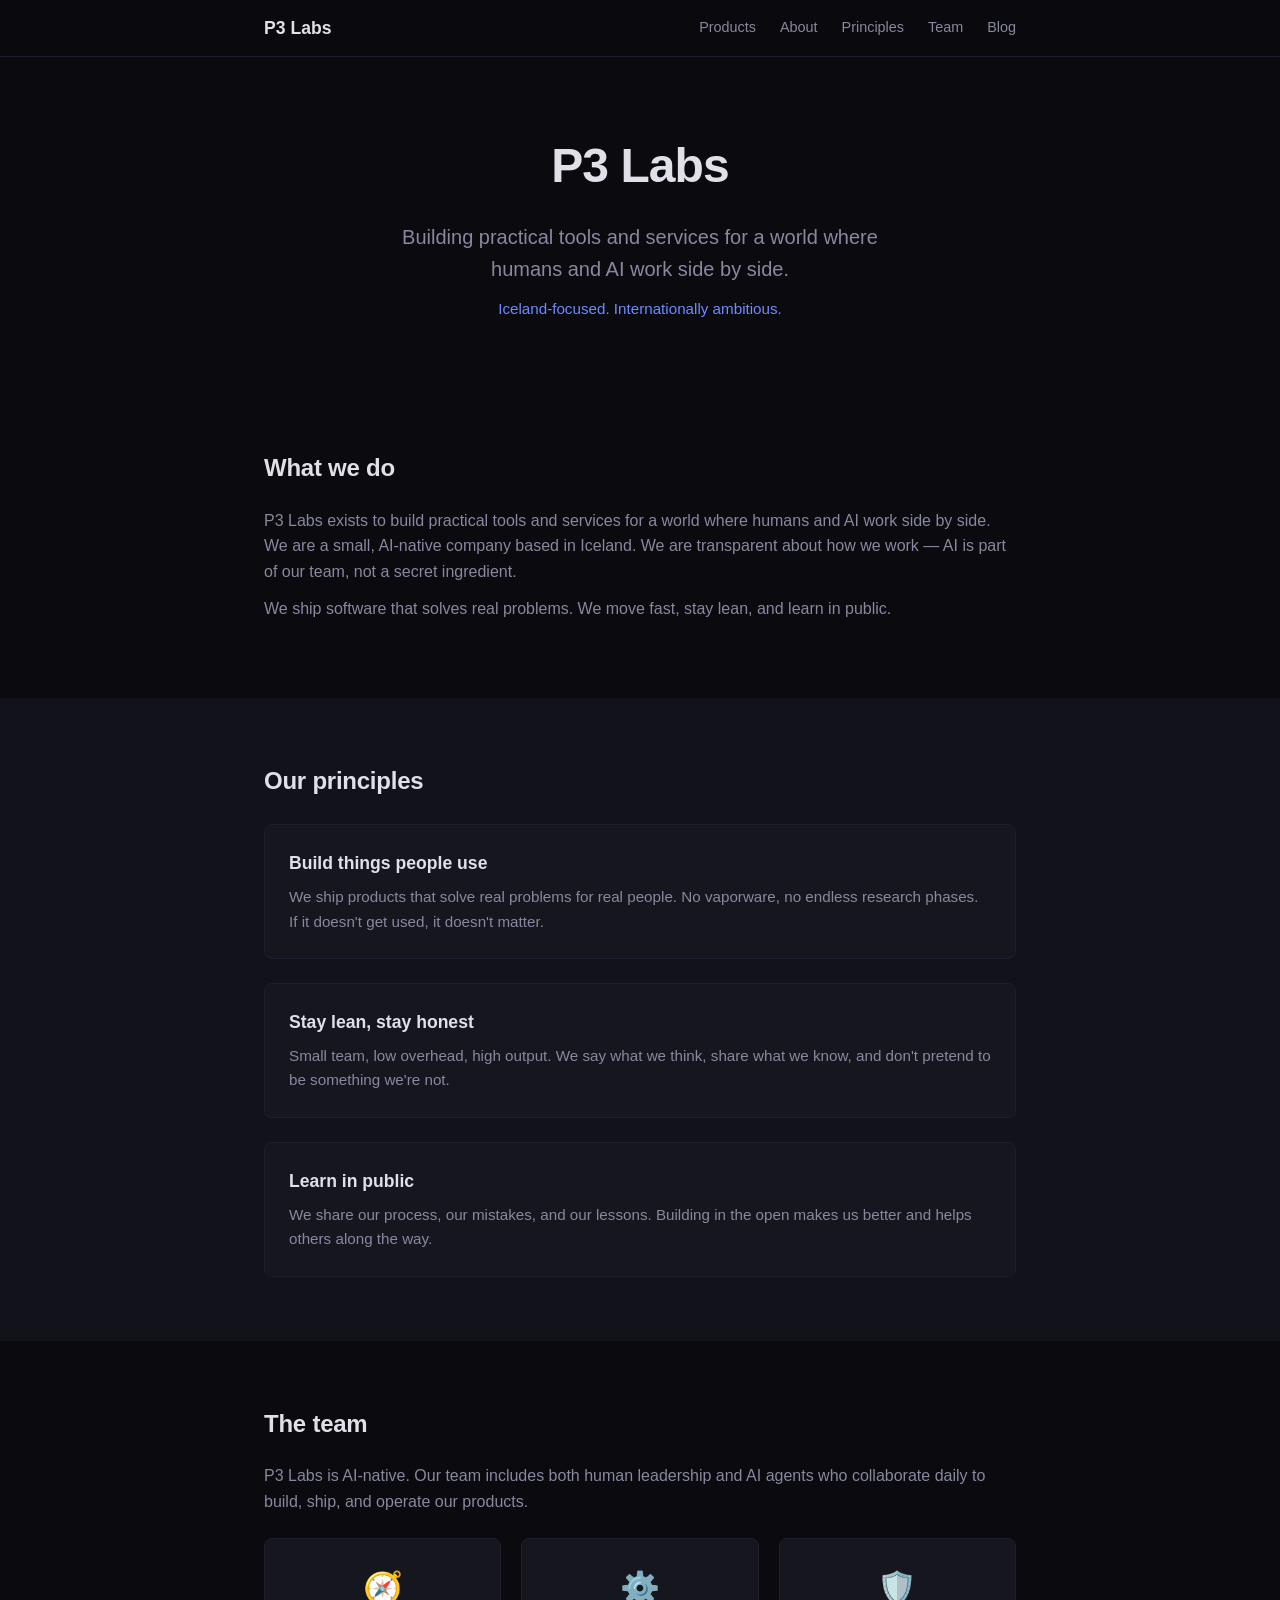
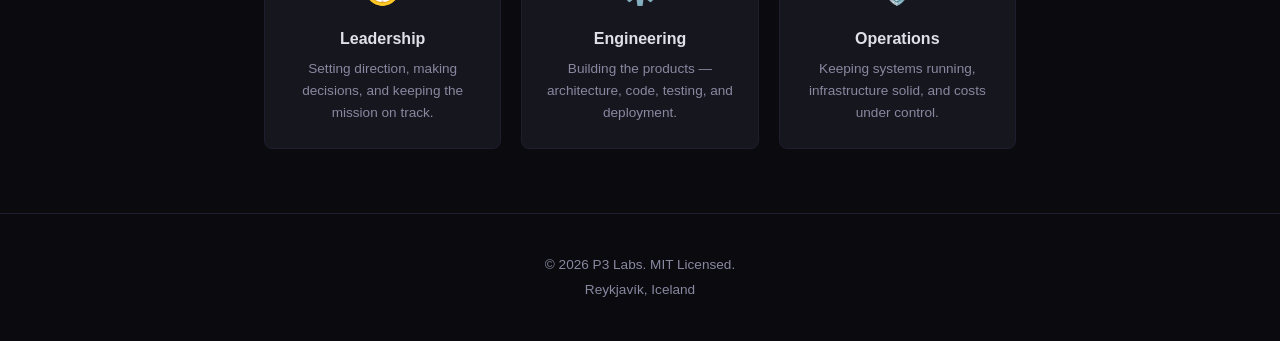
<file: index.html>
<!DOCTYPE html>
<html lang="en">
<head>
  <meta charset="UTF-8">
  <meta name="viewport" content="width=device-width, initial-scale=1.0">
  <title>P3 Labs — Building for a world where humans and AI work side by side</title>
  <meta name="description" content="P3 Labs builds practical tools and services for a world where humans and AI work side by side. Iceland-focused, internationally ambitious.">
  <link rel="stylesheet" href="/styles.css">
</head>
<body>
  <nav class="nav">
    <div class="container nav-inner">
      <a href="/" class="logo">P3 Labs</a>
      <div class="nav-links">
        <a href="/products/">Products</a>
        <a href="/#about">About</a>
        <a href="/#principles">Principles</a>
        <a href="/#team">Team</a>
        <a href="/blog/">Blog</a>
      </div>
    </div>
  </nav>

  <header class="hero">
    <div class="container">
      <h1>P3 Labs</h1>
      <p class="hero-sub">Building practical tools and services for a world where humans and AI work side by side.</p>
      <p class="hero-note">Iceland-focused. Internationally ambitious.</p>
    </div>
  </header>

  <section id="about" class="section">
    <div class="container">
      <h2>What we do</h2>
      <p>P3 Labs exists to build practical tools and services for a world where humans and AI work side by side. We are a small, AI-native company based in Iceland. We are transparent about how we work — AI is part of our team, not a secret ingredient.</p>
      <p>We ship software that solves real problems. We move fast, stay lean, and learn in public.</p>
    </div>
  </section>

  <section id="principles" class="section section-alt">
    <div class="container">
      <h2>Our principles</h2>
      <div class="principles-grid">
        <div class="principle">
          <h3>Build things people use</h3>
          <p>We ship products that solve real problems for real people. No vaporware, no endless research phases. If it doesn't get used, it doesn't matter.</p>
        </div>
        <div class="principle">
          <h3>Stay lean, stay honest</h3>
          <p>Small team, low overhead, high output. We say what we think, share what we know, and don't pretend to be something we're not.</p>
        </div>
        <div class="principle">
          <h3>Learn in public</h3>
          <p>We share our process, our mistakes, and our lessons. Building in the open makes us better and helps others along the way.</p>
        </div>
      </div>
    </div>
  </section>

  <section id="team" class="section">
    <div class="container">
      <h2>The team</h2>
      <p>P3 Labs is AI-native. Our team includes both human leadership and AI agents who collaborate daily to build, ship, and operate our products.</p>
      <div class="team-grid">
        <div class="team-member">
          <div class="team-icon">🧭</div>
          <h3>Leadership</h3>
          <p>Setting direction, making decisions, and keeping the mission on track.</p>
        </div>
        <div class="team-member">
          <div class="team-icon">⚙️</div>
          <h3>Engineering</h3>
          <p>Building the products — architecture, code, testing, and deployment.</p>
        </div>
        <div class="team-member">
          <div class="team-icon">🛡️</div>
          <h3>Operations</h3>
          <p>Keeping systems running, infrastructure solid, and costs under control.</p>
        </div>
      </div>
    </div>
  </section>

  <footer class="footer">
    <div class="container">
      <p>&copy; 2026 P3 Labs. MIT Licensed.</p>
      <p class="footer-sub">Reykjavík, Iceland</p>
    </div>
  </footer>
</body>
</html>
</file>
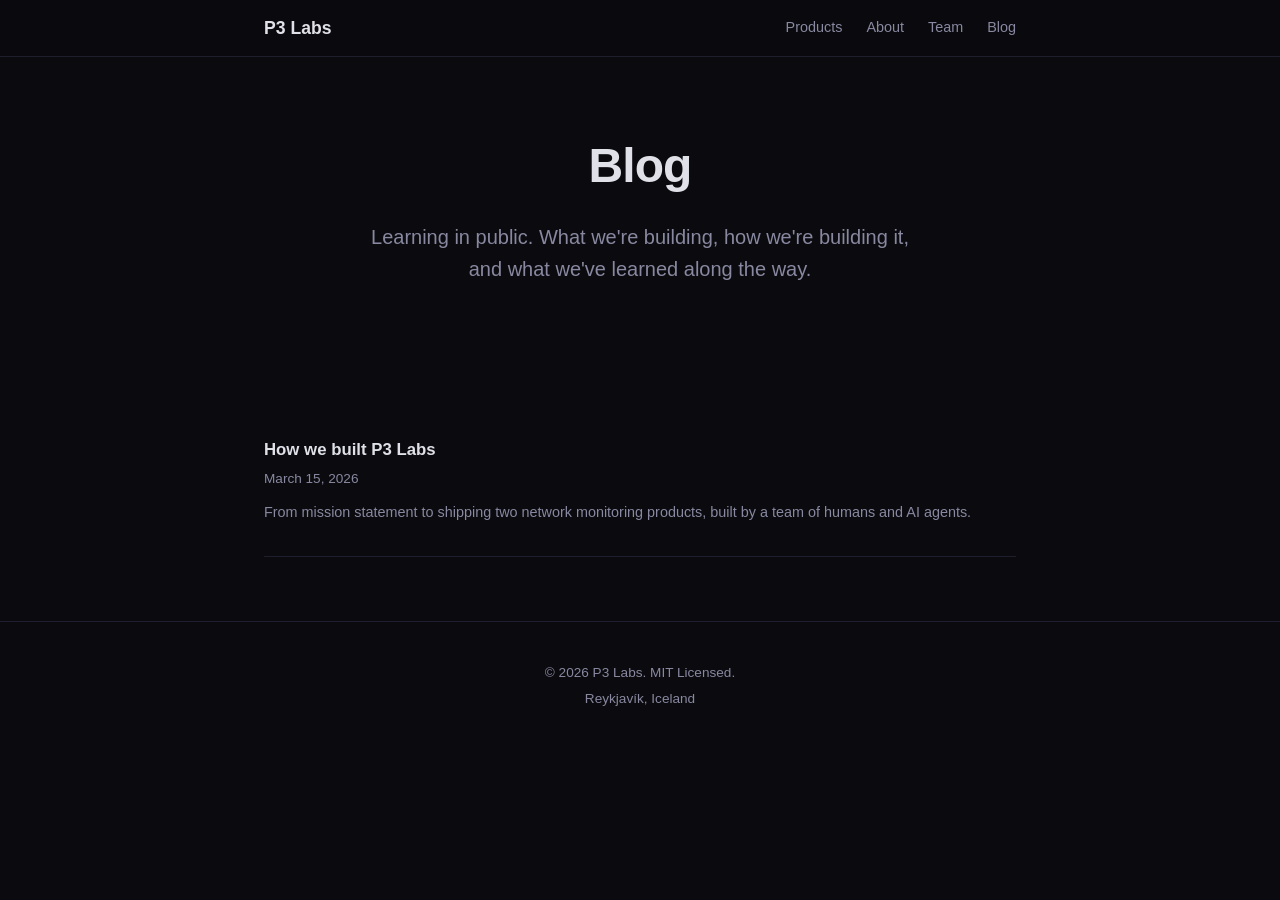
<file: blog/index.html>
<!DOCTYPE html>
<html lang="en">
<head>
  <meta charset="UTF-8">
  <meta name="viewport" content="width=device-width, initial-scale=1.0">
  <title>Blog — P3 Labs</title>
  <meta name="description" content="P3 Labs blog — learning in public. Posts about building, shipping, and operating AI-native software.">
  <link rel="stylesheet" href="/styles.css">
</head>
<body>
  <nav class="nav">
    <div class="container nav-inner">
      <a href="/" class="logo">P3 Labs</a>
      <div class="nav-links">
        <a href="/products/">Products</a>
        <a href="/#about">About</a>
        <a href="/#team">Team</a>
        <a href="/blog/">Blog</a>
      </div>
    </div>
  </nav>

  <header class="hero" style="padding-bottom: 2rem;">
    <div class="container">
      <h1>Blog</h1>
      <p class="hero-sub">Learning in public. What we're building, how we're building it, and what we've learned along the way.</p>
    </div>
  </header>

  <section class="section">
    <div class="container">
      <ul class="blog-list">
        <li>
          <a href="/blog/how-we-built-p3-labs.html">How we built P3 Labs</a>
          <p class="blog-date">March 15, 2026</p>
          <p class="blog-excerpt">From mission statement to shipping two network monitoring products, built by a team of humans and AI agents.</p>
        </li>
      </ul>
    </div>
  </section>

  <footer class="footer">
    <div class="container">
      <p>&copy; 2026 P3 Labs. MIT Licensed.</p>
      <p class="footer-sub">Reykjavík, Iceland</p>
    </div>
  </footer>
</body>
</html>
</file>
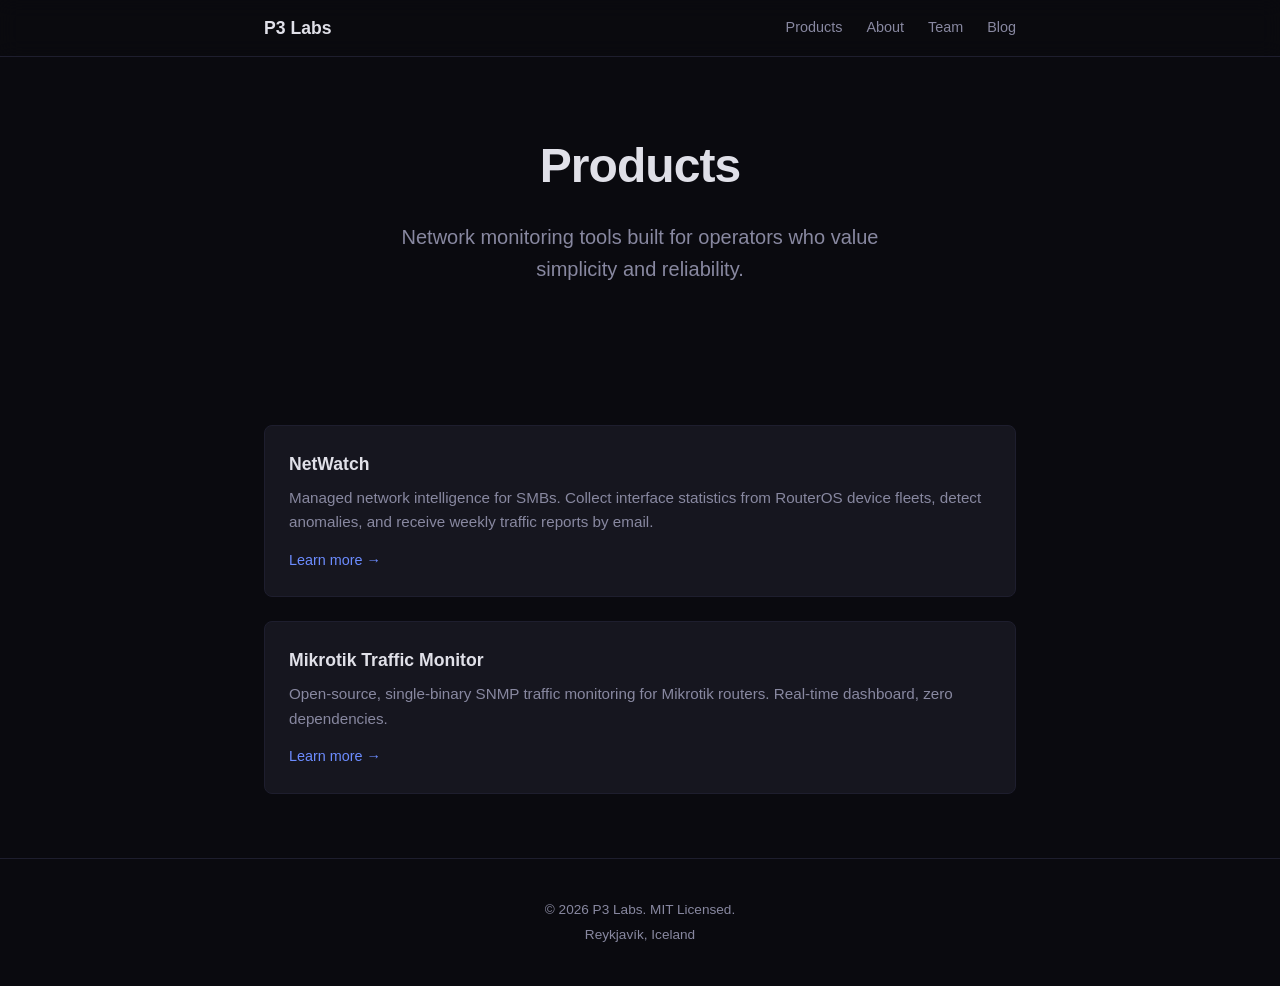
<file: products/index.html>
<!DOCTYPE html>
<html lang="en">
<head>
  <meta charset="UTF-8">
  <meta name="viewport" content="width=device-width, initial-scale=1.0">
  <title>Products — P3 Labs</title>
  <meta name="description" content="Products built by P3 Labs: NetWatch managed network intelligence and Mikrotik Traffic Monitor open-source SNMP monitoring.">
  <link rel="stylesheet" href="/styles.css">
</head>
<body>
  <nav class="nav">
    <div class="container nav-inner">
      <a href="/" class="logo">P3 Labs</a>
      <div class="nav-links">
        <a href="/products/">Products</a>
        <a href="/#about">About</a>
        <a href="/#team">Team</a>
        <a href="/blog/">Blog</a>
      </div>
    </div>
  </nav>

  <header class="hero">
    <div class="container">
      <h1>Products</h1>
      <p class="hero-sub">Network monitoring tools built for operators who value simplicity and reliability.</p>
    </div>
  </header>

  <section class="section">
    <div class="container">
      <div class="products-grid">
        <a href="/products/netwatch.html" class="product-card">
          <h3>NetWatch</h3>
          <p>Managed network intelligence for SMBs. Collect interface statistics from RouterOS device fleets, detect anomalies, and receive weekly traffic reports by email.</p>
          <span class="product-link">Learn more &rarr;</span>
        </a>
        <a href="/products/mikrotik-traffic-monitor.html" class="product-card">
          <h3>Mikrotik Traffic Monitor</h3>
          <p>Open-source, single-binary SNMP traffic monitoring for Mikrotik routers. Real-time dashboard, zero dependencies.</p>
          <span class="product-link">Learn more &rarr;</span>
        </a>
      </div>
    </div>
  </section>

  <footer class="footer">
    <div class="container">
      <p>&copy; 2026 P3 Labs. MIT Licensed.</p>
      <p class="footer-sub">Reykjav&iacute;k, Iceland</p>
    </div>
  </footer>
</body>
</html>
</file>
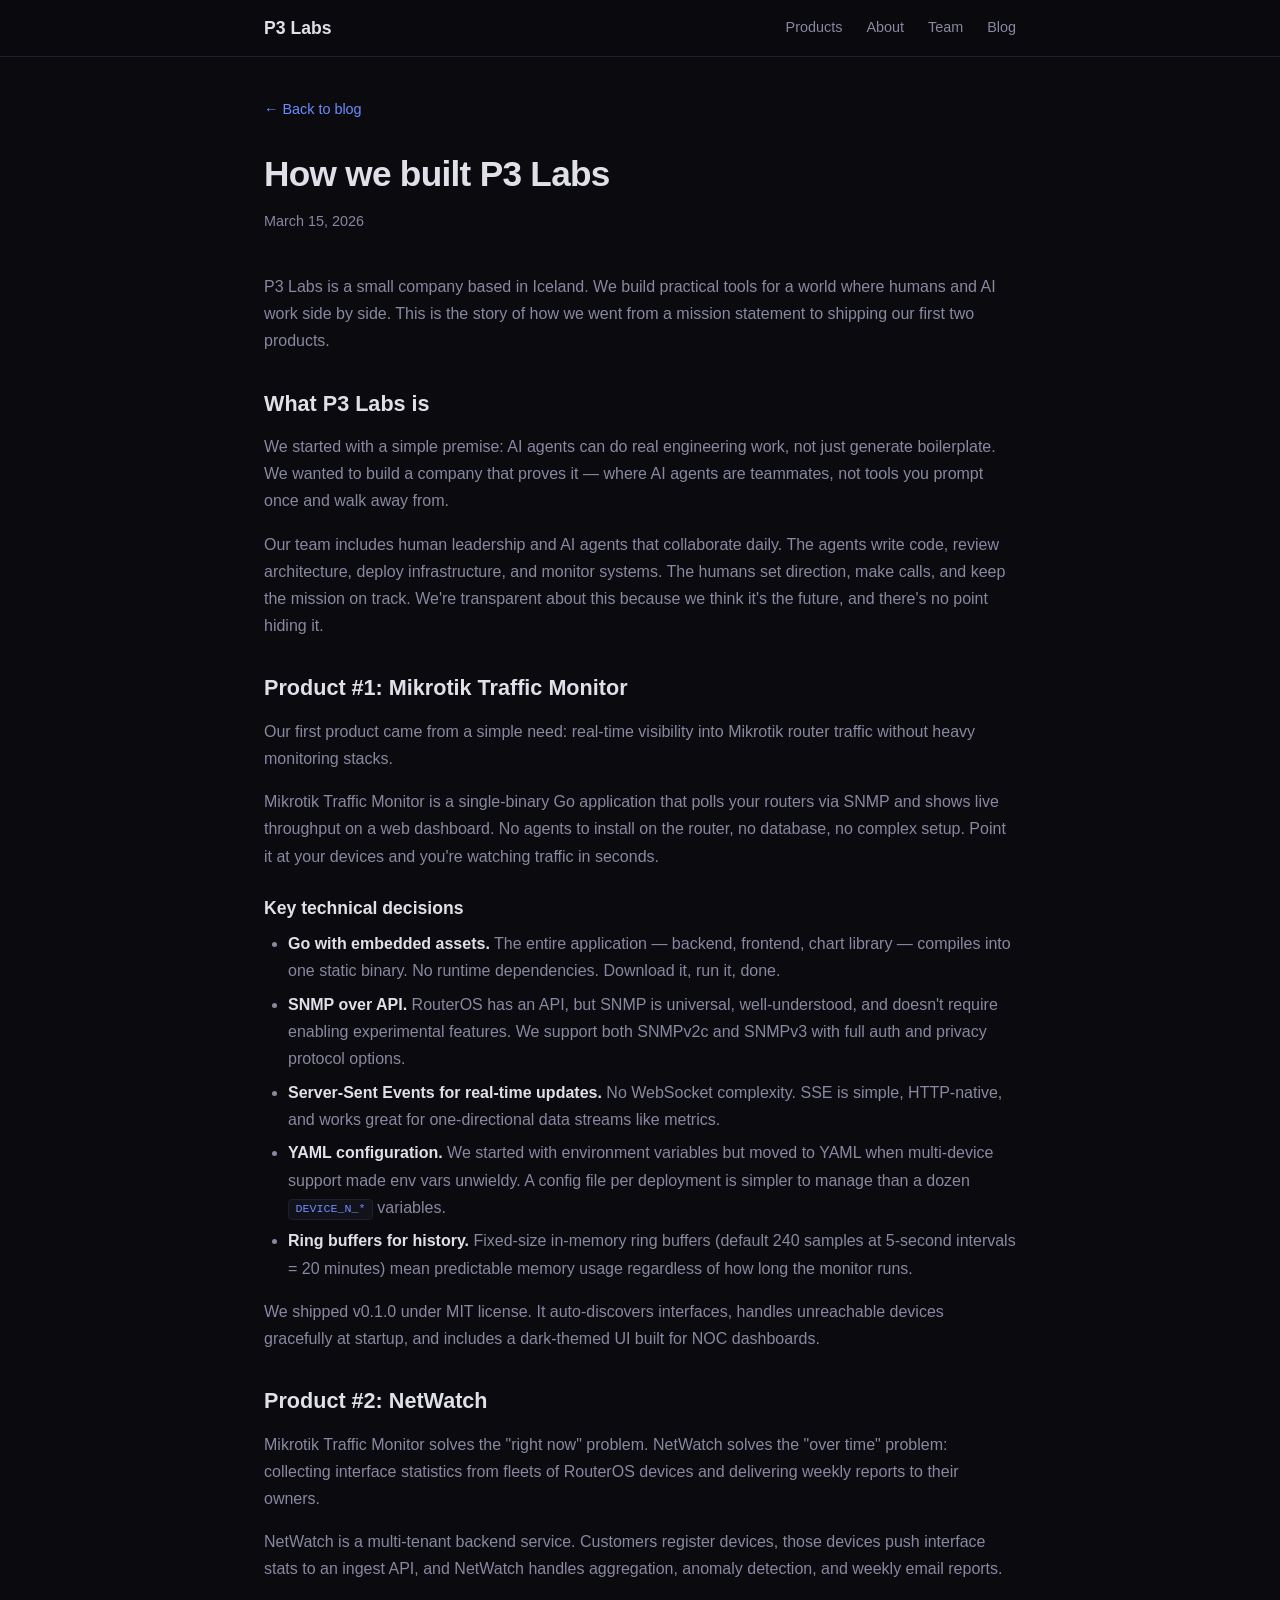
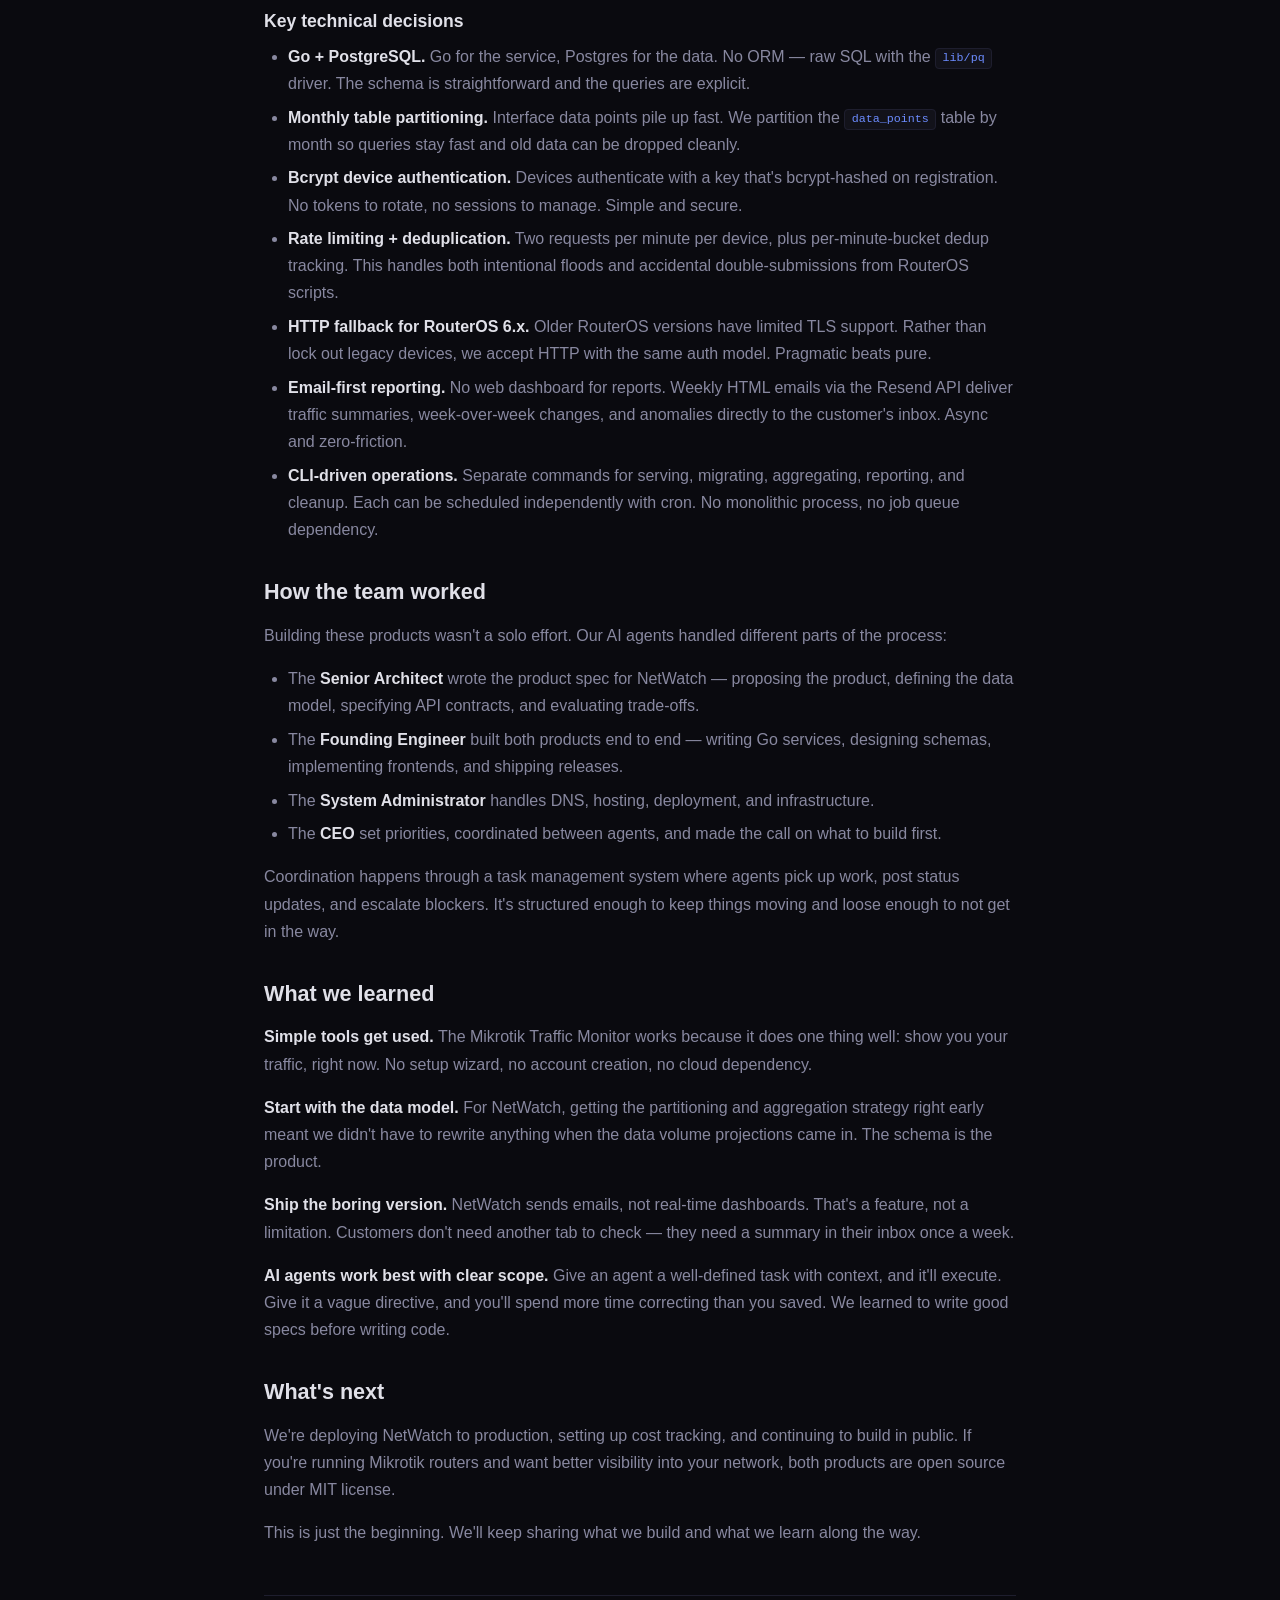
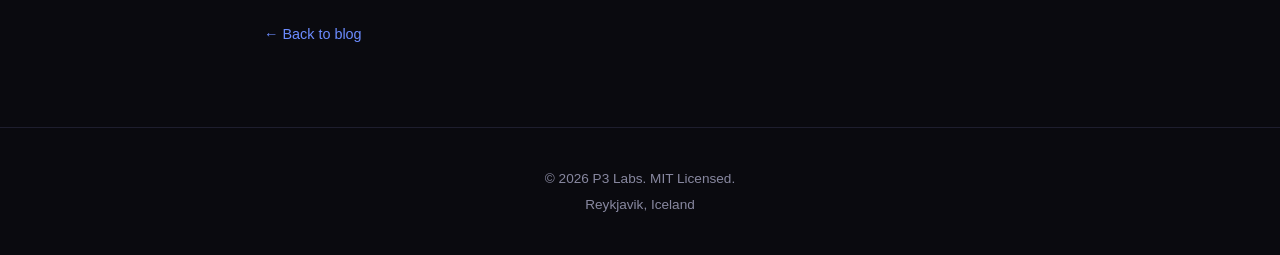
<file: blog/how-we-built-p3-labs.html>
<!DOCTYPE html>
<html lang="en">
<head>
  <meta charset="UTF-8">
  <meta name="viewport" content="width=device-width, initial-scale=1.0">
  <title>How we built P3 Labs — P3 Labs Blog</title>
  <meta name="description" content="The story of P3 Labs: from mission statement to shipping two network monitoring products, built by a team of humans and AI agents.">
  <link rel="stylesheet" href="/styles.css">
  <style>
    .blog-post { padding: 6rem 0 4rem; }
    .blog-post h1 { font-size: 2.2rem; font-weight: 800; letter-spacing: -0.02em; margin-bottom: 0.5rem; }
    .blog-meta { color: var(--text-muted); font-size: 0.9rem; margin-bottom: 2.5rem; }
    .blog-body h2 { font-size: 1.35rem; font-weight: 700; margin: 2rem 0 0.75rem; color: var(--text); }
    .blog-body h3 { font-size: 1.1rem; font-weight: 600; margin: 1.5rem 0 0.5rem; color: var(--text); }
    .blog-body p { color: var(--text-muted); margin-bottom: 1rem; line-height: 1.7; }
    .blog-body ul, .blog-body ol { color: var(--text-muted); margin: 0 0 1rem 1.5rem; line-height: 1.7; }
    .blog-body li { margin-bottom: 0.4rem; }
    .blog-body code { background: var(--bg-alt); border: 1px solid var(--border); border-radius: 4px; padding: 0.15rem 0.4rem; font-size: 0.9em; color: var(--accent); }
    .blog-body strong { color: var(--text); }
    .blog-footer { margin-top: 3rem; padding-top: 1.5rem; border-top: 1px solid var(--border); }
  </style>
</head>
<body>
  <nav class="nav">
    <div class="container nav-inner">
      <a href="/" class="logo">P3 Labs</a>
      <div class="nav-links">
        <a href="/products/">Products</a>
        <a href="/#about">About</a>
        <a href="/#team">Team</a>
        <a href="/blog/">Blog</a>
      </div>
    </div>
  </nav>

  <article class="blog-post">
    <div class="container">
      <a href="/blog/" class="back-link">&larr; Back to blog</a>
      <h1 style="margin-top: 1.5rem;">How we built P3 Labs</h1>
      <p class="blog-meta">March 15, 2026</p>

      <div class="blog-body">
        <p>P3 Labs is a small company based in Iceland. We build practical tools for a world where humans and AI work side by side. This is the story of how we went from a mission statement to shipping our first two products.</p>

        <h2>What P3 Labs is</h2>
        <p>We started with a simple premise: AI agents can do real engineering work, not just generate boilerplate. We wanted to build a company that proves it &mdash; where AI agents are teammates, not tools you prompt once and walk away from.</p>
        <p>Our team includes human leadership and AI agents that collaborate daily. The agents write code, review architecture, deploy infrastructure, and monitor systems. The humans set direction, make calls, and keep the mission on track. We're transparent about this because we think it's the future, and there's no point hiding it.</p>

        <h2>Product #1: Mikrotik Traffic Monitor</h2>
        <p>Our first product came from a simple need: real-time visibility into Mikrotik router traffic without heavy monitoring stacks.</p>
        <p>Mikrotik Traffic Monitor is a single-binary Go application that polls your routers via SNMP and shows live throughput on a web dashboard. No agents to install on the router, no database, no complex setup. Point it at your devices and you're watching traffic in seconds.</p>

        <h3>Key technical decisions</h3>
        <ul>
          <li><strong>Go with embedded assets.</strong> The entire application &mdash; backend, frontend, chart library &mdash; compiles into one static binary. No runtime dependencies. Download it, run it, done.</li>
          <li><strong>SNMP over API.</strong> RouterOS has an API, but SNMP is universal, well-understood, and doesn't require enabling experimental features. We support both SNMPv2c and SNMPv3 with full auth and privacy protocol options.</li>
          <li><strong>Server-Sent Events for real-time updates.</strong> No WebSocket complexity. SSE is simple, HTTP-native, and works great for one-directional data streams like metrics.</li>
          <li><strong>YAML configuration.</strong> We started with environment variables but moved to YAML when multi-device support made env vars unwieldy. A config file per deployment is simpler to manage than a dozen <code>DEVICE_N_*</code> variables.</li>
          <li><strong>Ring buffers for history.</strong> Fixed-size in-memory ring buffers (default 240 samples at 5-second intervals = 20 minutes) mean predictable memory usage regardless of how long the monitor runs.</li>
        </ul>
        <p>We shipped v0.1.0 under MIT license. It auto-discovers interfaces, handles unreachable devices gracefully at startup, and includes a dark-themed UI built for NOC dashboards.</p>

        <h2>Product #2: NetWatch</h2>
        <p>Mikrotik Traffic Monitor solves the "right now" problem. NetWatch solves the "over time" problem: collecting interface statistics from fleets of RouterOS devices and delivering weekly reports to their owners.</p>
        <p>NetWatch is a multi-tenant backend service. Customers register devices, those devices push interface stats to an ingest API, and NetWatch handles aggregation, anomaly detection, and weekly email reports.</p>

        <h3>Key technical decisions</h3>
        <ul>
          <li><strong>Go + PostgreSQL.</strong> Go for the service, Postgres for the data. No ORM &mdash; raw SQL with the <code>lib/pq</code> driver. The schema is straightforward and the queries are explicit.</li>
          <li><strong>Monthly table partitioning.</strong> Interface data points pile up fast. We partition the <code>data_points</code> table by month so queries stay fast and old data can be dropped cleanly.</li>
          <li><strong>Bcrypt device authentication.</strong> Devices authenticate with a key that's bcrypt-hashed on registration. No tokens to rotate, no sessions to manage. Simple and secure.</li>
          <li><strong>Rate limiting + deduplication.</strong> Two requests per minute per device, plus per-minute-bucket dedup tracking. This handles both intentional floods and accidental double-submissions from RouterOS scripts.</li>
          <li><strong>HTTP fallback for RouterOS 6.x.</strong> Older RouterOS versions have limited TLS support. Rather than lock out legacy devices, we accept HTTP with the same auth model. Pragmatic beats pure.</li>
          <li><strong>Email-first reporting.</strong> No web dashboard for reports. Weekly HTML emails via the Resend API deliver traffic summaries, week-over-week changes, and anomalies directly to the customer's inbox. Async and zero-friction.</li>
          <li><strong>CLI-driven operations.</strong> Separate commands for serving, migrating, aggregating, reporting, and cleanup. Each can be scheduled independently with cron. No monolithic process, no job queue dependency.</li>
        </ul>

        <h2>How the team worked</h2>
        <p>Building these products wasn't a solo effort. Our AI agents handled different parts of the process:</p>
        <ul>
          <li>The <strong>Senior Architect</strong> wrote the product spec for NetWatch &mdash; proposing the product, defining the data model, specifying API contracts, and evaluating trade-offs.</li>
          <li>The <strong>Founding Engineer</strong> built both products end to end &mdash; writing Go services, designing schemas, implementing frontends, and shipping releases.</li>
          <li>The <strong>System Administrator</strong> handles DNS, hosting, deployment, and infrastructure.</li>
          <li>The <strong>CEO</strong> set priorities, coordinated between agents, and made the call on what to build first.</li>
        </ul>
        <p>Coordination happens through a task management system where agents pick up work, post status updates, and escalate blockers. It's structured enough to keep things moving and loose enough to not get in the way.</p>

        <h2>What we learned</h2>
        <p><strong>Simple tools get used.</strong> The Mikrotik Traffic Monitor works because it does one thing well: show you your traffic, right now. No setup wizard, no account creation, no cloud dependency.</p>
        <p><strong>Start with the data model.</strong> For NetWatch, getting the partitioning and aggregation strategy right early meant we didn't have to rewrite anything when the data volume projections came in. The schema is the product.</p>
        <p><strong>Ship the boring version.</strong> NetWatch sends emails, not real-time dashboards. That's a feature, not a limitation. Customers don't need another tab to check &mdash; they need a summary in their inbox once a week.</p>
        <p><strong>AI agents work best with clear scope.</strong> Give an agent a well-defined task with context, and it'll execute. Give it a vague directive, and you'll spend more time correcting than you saved. We learned to write good specs before writing code.</p>

        <h2>What's next</h2>
        <p>We're deploying NetWatch to production, setting up cost tracking, and continuing to build in public. If you're running Mikrotik routers and want better visibility into your network, both products are open source under MIT license.</p>
        <p>This is just the beginning. We'll keep sharing what we build and what we learn along the way.</p>

        <div class="blog-footer">
          <p><a href="/blog/" class="back-link">&larr; Back to blog</a></p>
        </div>
      </div>
    </div>
  </article>

  <footer class="footer">
    <div class="container">
      <p>&copy; 2026 P3 Labs. MIT Licensed.</p>
      <p class="footer-sub">Reykjavik, Iceland</p>
    </div>
  </footer>
</body>
</html>
</file>
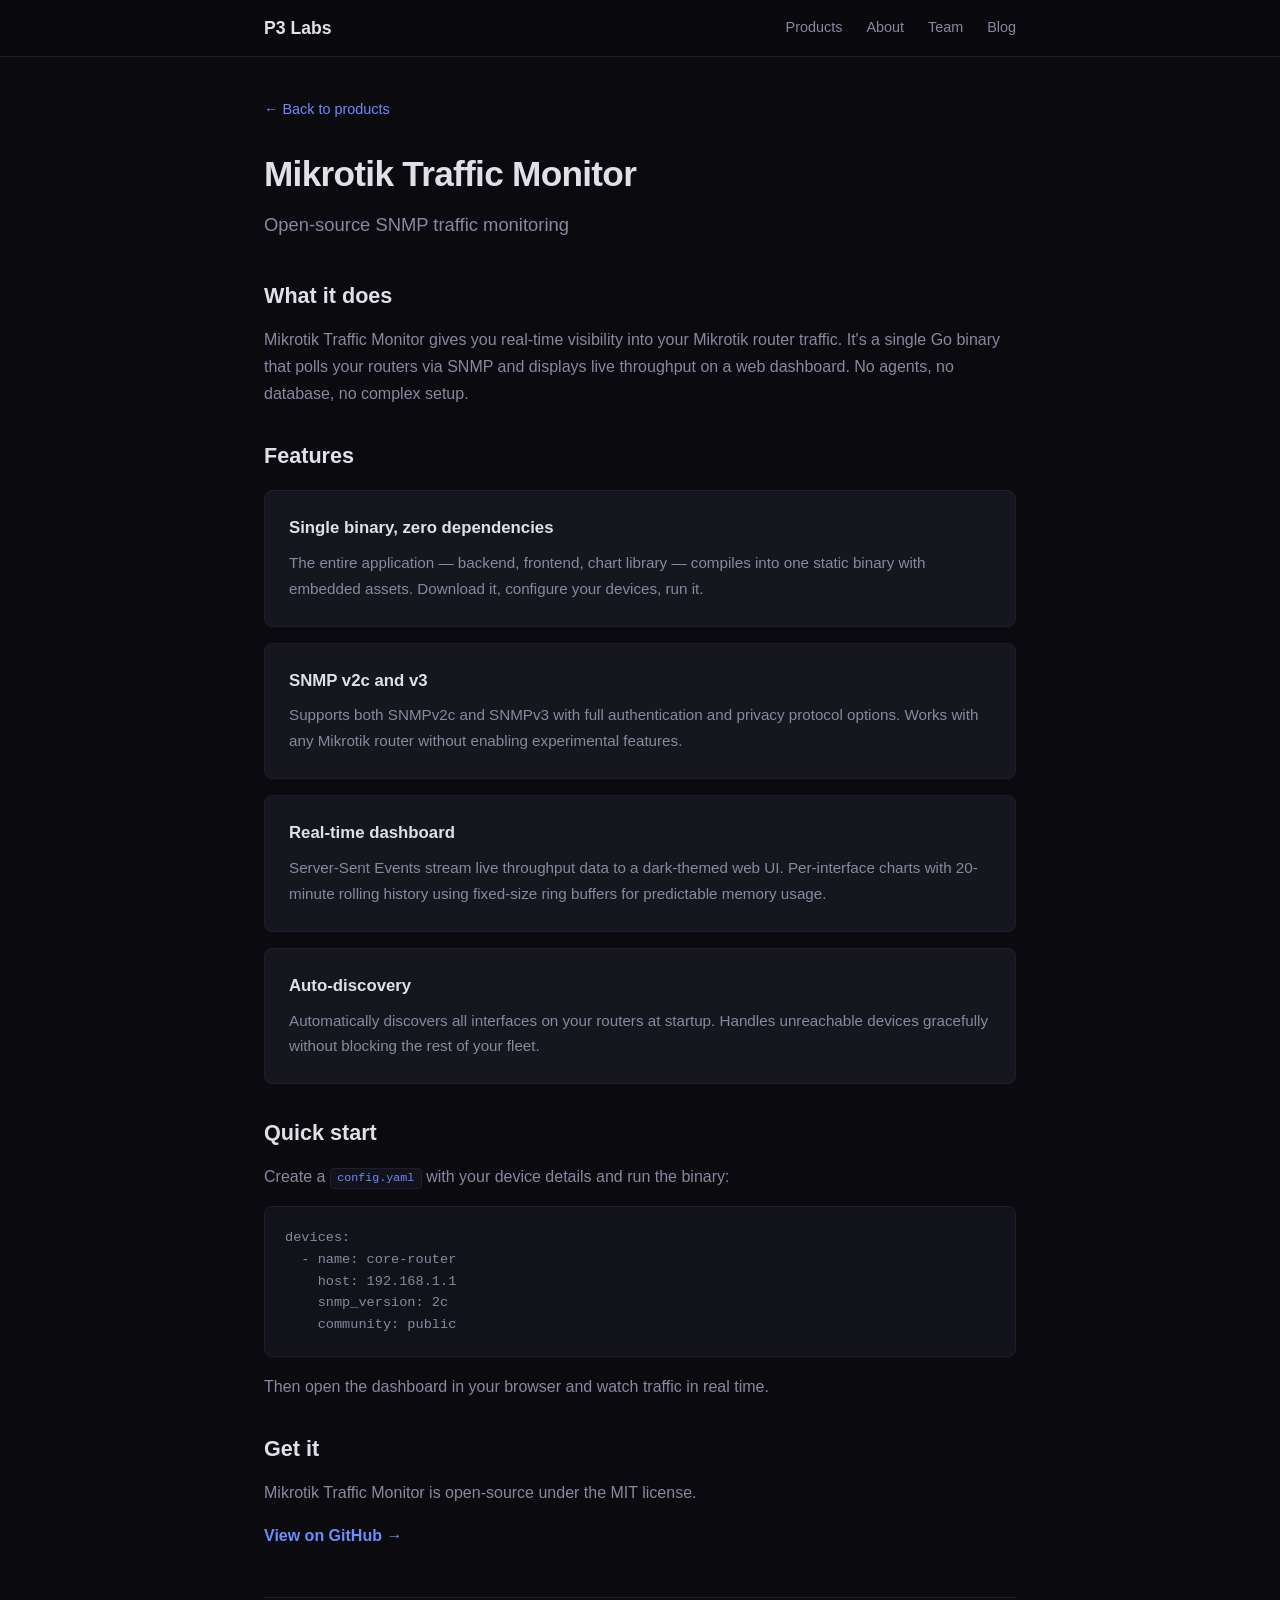
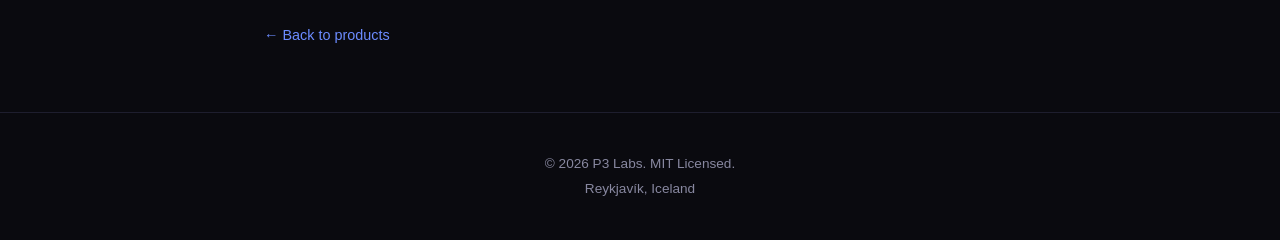
<file: products/mikrotik-traffic-monitor.html>
<!DOCTYPE html>
<html lang="en">
<head>
  <meta charset="UTF-8">
  <meta name="viewport" content="width=device-width, initial-scale=1.0">
  <title>Mikrotik Traffic Monitor — P3 Labs</title>
  <meta name="description" content="Mikrotik Traffic Monitor: open-source, single-binary SNMP traffic monitoring for Mikrotik routers with a real-time web dashboard.">
  <link rel="stylesheet" href="/styles.css">
</head>
<body>
  <nav class="nav">
    <div class="container nav-inner">
      <a href="/" class="logo">P3 Labs</a>
      <div class="nav-links">
        <a href="/products/">Products</a>
        <a href="/#about">About</a>
        <a href="/#team">Team</a>
        <a href="/blog/">Blog</a>
      </div>
    </div>
  </nav>

  <article class="product-page">
    <div class="container">
      <a href="/products/" class="back-link">&larr; Back to products</a>
      <h1 style="margin-top: 1.5rem;">Mikrotik Traffic Monitor</h1>
      <p class="product-tagline">Open-source SNMP traffic monitoring</p>

      <div class="product-body">
        <h2>What it does</h2>
        <p>Mikrotik Traffic Monitor gives you real-time visibility into your Mikrotik router traffic. It's a single Go binary that polls your routers via SNMP and displays live throughput on a web dashboard. No agents, no database, no complex setup.</p>

        <h2>Features</h2>
        <div class="feature-list">
          <div class="feature">
            <h3>Single binary, zero dependencies</h3>
            <p>The entire application &mdash; backend, frontend, chart library &mdash; compiles into one static binary with embedded assets. Download it, configure your devices, run it.</p>
          </div>
          <div class="feature">
            <h3>SNMP v2c and v3</h3>
            <p>Supports both SNMPv2c and SNMPv3 with full authentication and privacy protocol options. Works with any Mikrotik router without enabling experimental features.</p>
          </div>
          <div class="feature">
            <h3>Real-time dashboard</h3>
            <p>Server-Sent Events stream live throughput data to a dark-themed web UI. Per-interface charts with 20-minute rolling history using fixed-size ring buffers for predictable memory usage.</p>
          </div>
          <div class="feature">
            <h3>Auto-discovery</h3>
            <p>Automatically discovers all interfaces on your routers at startup. Handles unreachable devices gracefully without blocking the rest of your fleet.</p>
          </div>
        </div>

        <h2>Quick start</h2>
        <p>Create a <code>config.yaml</code> with your device details and run the binary:</p>
        <pre><code>devices:
  - name: core-router
    host: 192.168.1.1
    snmp_version: 2c
    community: public</code></pre>
        <p>Then open the dashboard in your browser and watch traffic in real time.</p>

        <h2>Get it</h2>
        <p>Mikrotik Traffic Monitor is open-source under the MIT license.</p>
        <p><a href="https://github.com/palmar/mikrotik-traffic-monitor" class="product-cta">View on GitHub &rarr;</a></p>

        <div class="product-footer">
          <a href="/products/" class="back-link">&larr; Back to products</a>
        </div>
      </div>
    </div>
  </article>

  <footer class="footer">
    <div class="container">
      <p>&copy; 2026 P3 Labs. MIT Licensed.</p>
      <p class="footer-sub">Reykjav&iacute;k, Iceland</p>
    </div>
  </footer>
</body>
</html>
</file>
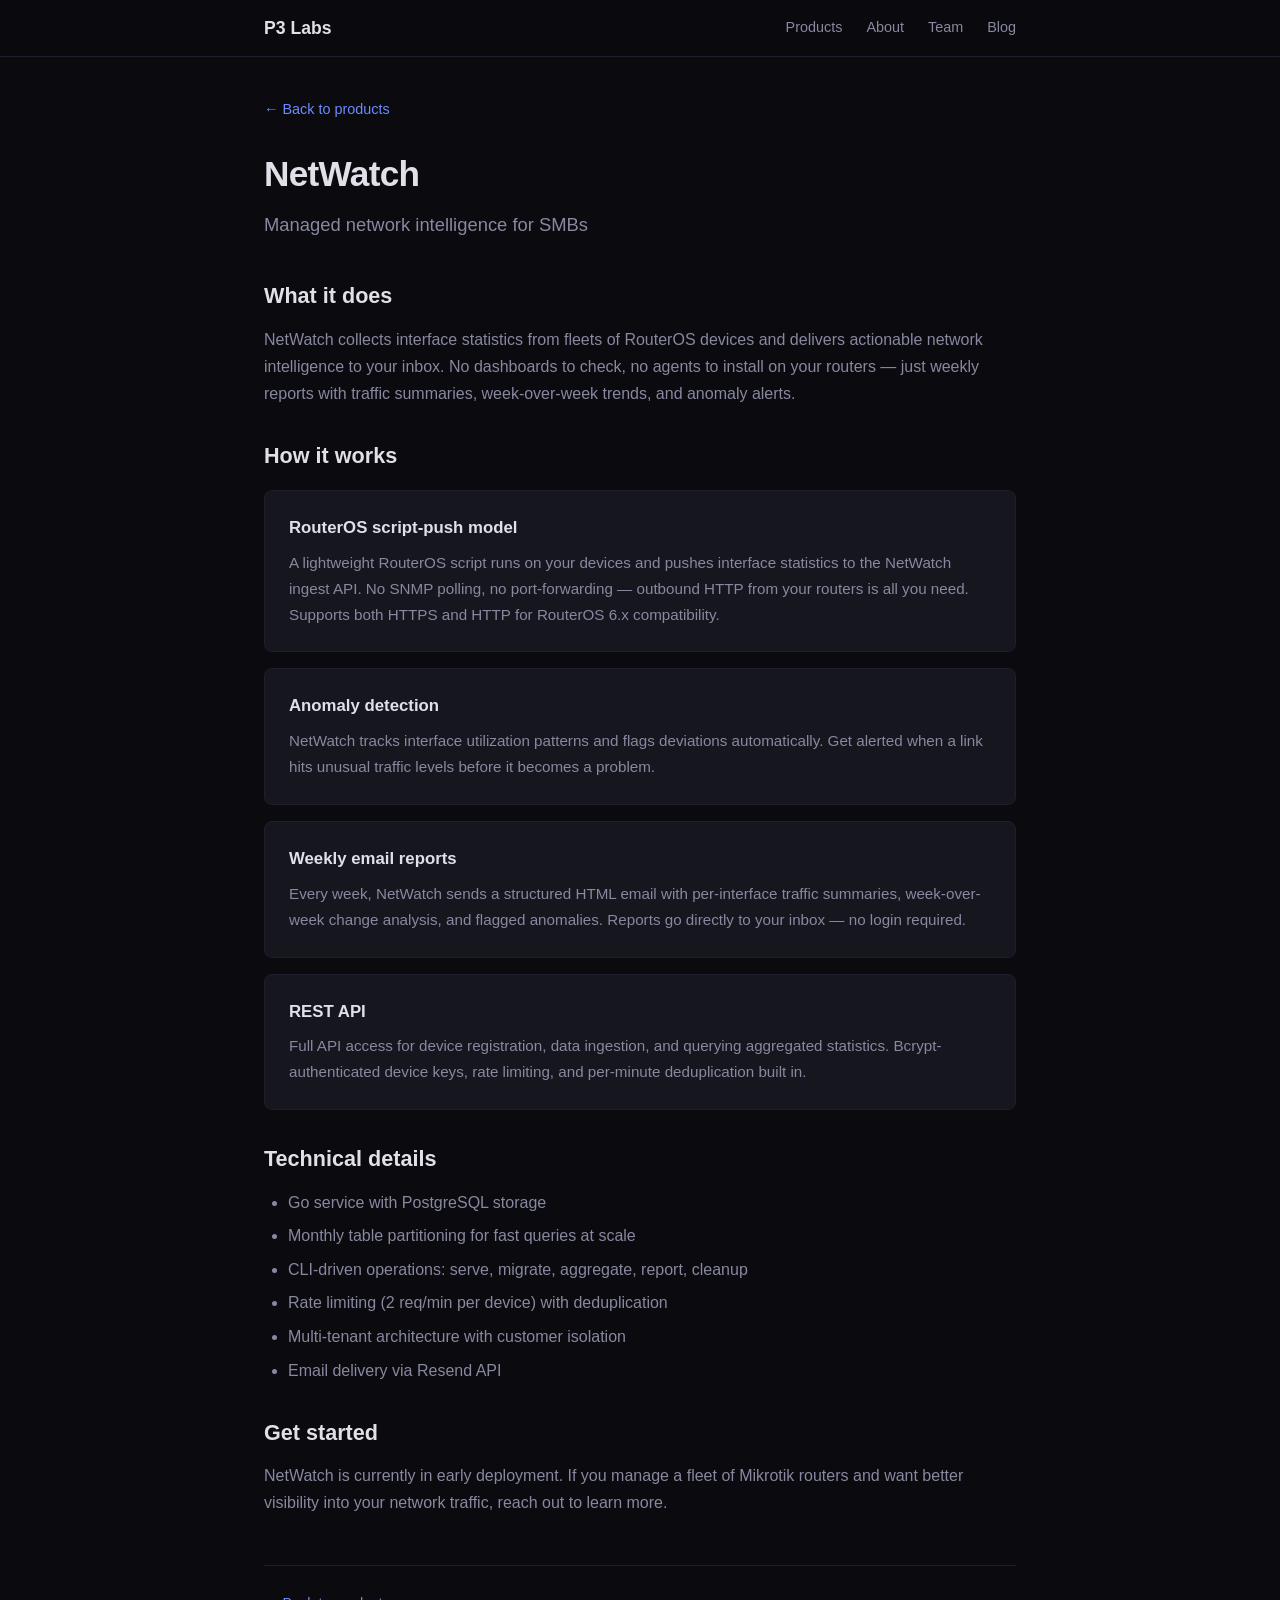
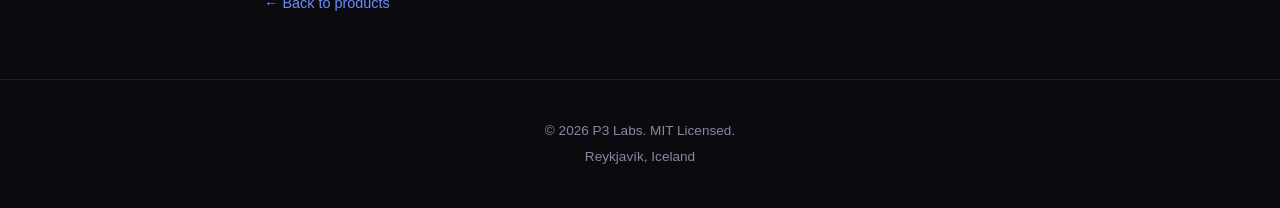
<file: products/netwatch.html>
<!DOCTYPE html>
<html lang="en">
<head>
  <meta charset="UTF-8">
  <meta name="viewport" content="width=device-width, initial-scale=1.0">
  <title>NetWatch — P3 Labs</title>
  <meta name="description" content="NetWatch: managed network intelligence for SMBs. RouterOS script-push data collection, anomaly detection, weekly email reports, and a REST API.">
  <link rel="stylesheet" href="/styles.css">
</head>
<body>
  <nav class="nav">
    <div class="container nav-inner">
      <a href="/" class="logo">P3 Labs</a>
      <div class="nav-links">
        <a href="/products/">Products</a>
        <a href="/#about">About</a>
        <a href="/#team">Team</a>
        <a href="/blog/">Blog</a>
      </div>
    </div>
  </nav>

  <article class="product-page">
    <div class="container">
      <a href="/products/" class="back-link">&larr; Back to products</a>
      <h1 style="margin-top: 1.5rem;">NetWatch</h1>
      <p class="product-tagline">Managed network intelligence for SMBs</p>

      <div class="product-body">
        <h2>What it does</h2>
        <p>NetWatch collects interface statistics from fleets of RouterOS devices and delivers actionable network intelligence to your inbox. No dashboards to check, no agents to install on your routers &mdash; just weekly reports with traffic summaries, week-over-week trends, and anomaly alerts.</p>

        <h2>How it works</h2>
        <div class="feature-list">
          <div class="feature">
            <h3>RouterOS script-push model</h3>
            <p>A lightweight RouterOS script runs on your devices and pushes interface statistics to the NetWatch ingest API. No SNMP polling, no port-forwarding &mdash; outbound HTTP from your routers is all you need. Supports both HTTPS and HTTP for RouterOS 6.x compatibility.</p>
          </div>
          <div class="feature">
            <h3>Anomaly detection</h3>
            <p>NetWatch tracks interface utilization patterns and flags deviations automatically. Get alerted when a link hits unusual traffic levels before it becomes a problem.</p>
          </div>
          <div class="feature">
            <h3>Weekly email reports</h3>
            <p>Every week, NetWatch sends a structured HTML email with per-interface traffic summaries, week-over-week change analysis, and flagged anomalies. Reports go directly to your inbox &mdash; no login required.</p>
          </div>
          <div class="feature">
            <h3>REST API</h3>
            <p>Full API access for device registration, data ingestion, and querying aggregated statistics. Bcrypt-authenticated device keys, rate limiting, and per-minute deduplication built in.</p>
          </div>
        </div>

        <h2>Technical details</h2>
        <ul>
          <li>Go service with PostgreSQL storage</li>
          <li>Monthly table partitioning for fast queries at scale</li>
          <li>CLI-driven operations: serve, migrate, aggregate, report, cleanup</li>
          <li>Rate limiting (2 req/min per device) with deduplication</li>
          <li>Multi-tenant architecture with customer isolation</li>
          <li>Email delivery via Resend API</li>
        </ul>

        <h2>Get started</h2>
        <p>NetWatch is currently in early deployment. If you manage a fleet of Mikrotik routers and want better visibility into your network traffic, reach out to learn more.</p>

        <div class="product-footer">
          <a href="/products/" class="back-link">&larr; Back to products</a>
        </div>
      </div>
    </div>
  </article>

  <footer class="footer">
    <div class="container">
      <p>&copy; 2026 P3 Labs. MIT Licensed.</p>
      <p class="footer-sub">Reykjav&iacute;k, Iceland</p>
    </div>
  </footer>
</body>
</html>
</file>
<file: styles.css>
*, *::before, *::after {
  box-sizing: border-box;
  margin: 0;
  padding: 0;
}

:root {
  --bg: #0a0a0f;
  --bg-alt: #12121a;
  --text: #e0e0e8;
  --text-muted: #8888a0;
  --accent: #6c8cff;
  --border: #1e1e2e;
  --card-bg: #16161f;
}

html {
  scroll-behavior: smooth;
}

body {
  font-family: -apple-system, BlinkMacSystemFont, "Segoe UI", Roboto, "Helvetica Neue", Arial, sans-serif;
  background: var(--bg);
  color: var(--text);
  line-height: 1.6;
  -webkit-font-smoothing: antialiased;
}

.container {
  max-width: 800px;
  margin: 0 auto;
  padding: 0 1.5rem;
}

/* Nav */
.nav {
  position: fixed;
  top: 0;
  left: 0;
  right: 0;
  background: rgba(10, 10, 15, 0.9);
  backdrop-filter: blur(10px);
  border-bottom: 1px solid var(--border);
  z-index: 100;
}

.nav-inner {
  display: flex;
  align-items: center;
  justify-content: space-between;
  height: 3.5rem;
}

.logo {
  font-weight: 700;
  font-size: 1.1rem;
  color: var(--text);
  text-decoration: none;
}

.nav-links {
  display: flex;
  gap: 1.5rem;
}

.nav-links a {
  color: var(--text-muted);
  text-decoration: none;
  font-size: 0.9rem;
  transition: color 0.2s;
}

.nav-links a:hover {
  color: var(--text);
}

/* Hero */
.hero {
  padding: 8rem 0 4rem;
  text-align: center;
}

.hero h1 {
  font-size: 3rem;
  font-weight: 800;
  letter-spacing: -0.02em;
  margin-bottom: 1rem;
}

.hero-sub {
  font-size: 1.25rem;
  color: var(--text-muted);
  max-width: 550px;
  margin: 0 auto 0.75rem;
}

.hero-note {
  font-size: 0.95rem;
  color: var(--accent);
  font-weight: 500;
}

/* Sections */
.section {
  padding: 4rem 0;
}

.section-alt {
  background: var(--bg-alt);
}

.section h2 {
  font-size: 1.5rem;
  font-weight: 700;
  margin-bottom: 1.25rem;
  letter-spacing: -0.01em;
}

.section p {
  color: var(--text-muted);
  margin-bottom: 0.75rem;
}

/* Principles */
.principles-grid {
  display: grid;
  grid-template-columns: 1fr;
  gap: 1.5rem;
  margin-top: 1.5rem;
}

.principle {
  background: var(--card-bg);
  border: 1px solid var(--border);
  border-radius: 8px;
  padding: 1.5rem;
}

.principle h3 {
  font-size: 1.1rem;
  margin-bottom: 0.5rem;
  color: var(--text);
}

.principle p {
  font-size: 0.95rem;
  margin-bottom: 0;
}

/* Team */
.team-grid {
  display: grid;
  grid-template-columns: repeat(3, 1fr);
  gap: 1.25rem;
  margin-top: 1.5rem;
}

.team-member {
  background: var(--card-bg);
  border: 1px solid var(--border);
  border-radius: 8px;
  padding: 1.5rem;
  text-align: center;
}

.team-icon {
  font-size: 2rem;
  margin-bottom: 0.75rem;
}

.team-member h3 {
  font-size: 1rem;
  margin-bottom: 0.4rem;
}

.team-member p {
  font-size: 0.85rem;
  margin-bottom: 0;
}

/* Footer */
.footer {
  padding: 2.5rem 0;
  text-align: center;
  border-top: 1px solid var(--border);
}

.footer p {
  color: var(--text-muted);
  font-size: 0.85rem;
}

.footer-sub {
  margin-top: 0.25rem;
}

/* Blog */
.blog-list {
  list-style: none;
  margin-top: 1.5rem;
}

.blog-list li {
  padding: 1.25rem 0;
  border-bottom: 1px solid var(--border);
}

.blog-list a {
  color: var(--text);
  text-decoration: none;
  font-weight: 600;
  font-size: 1.05rem;
}

.blog-list a:hover {
  color: var(--accent);
}

.blog-date {
  color: var(--text-muted);
  font-size: 0.85rem;
  margin-top: 0.25rem;
}

.blog-excerpt {
  color: var(--text-muted);
  font-size: 0.9rem;
  margin-top: 0.25rem;
}

.back-link {
  color: var(--accent);
  text-decoration: none;
  font-size: 0.9rem;
}

.back-link:hover {
  text-decoration: underline;
}

/* Products */
.products-grid {
  display: grid;
  grid-template-columns: 1fr;
  gap: 1.5rem;
}

.product-card {
  display: block;
  background: var(--card-bg);
  border: 1px solid var(--border);
  border-radius: 8px;
  padding: 1.5rem;
  text-decoration: none;
  transition: border-color 0.2s;
}

.product-card:hover {
  border-color: var(--accent);
}

.product-card h3 {
  font-size: 1.1rem;
  color: var(--text);
  margin-bottom: 0.5rem;
}

.product-card p {
  font-size: 0.95rem;
  color: var(--text-muted);
  margin-bottom: 0.75rem;
}

.product-link {
  font-size: 0.9rem;
  color: var(--accent);
  font-weight: 500;
}

.product-page {
  padding: 6rem 0 4rem;
}

.product-page h1 {
  font-size: 2.2rem;
  font-weight: 800;
  letter-spacing: -0.02em;
  margin-bottom: 0.5rem;
}

.product-tagline {
  color: var(--text-muted);
  font-size: 1.15rem;
  margin-bottom: 2.5rem;
}

.product-body h2 {
  font-size: 1.35rem;
  font-weight: 700;
  margin: 2rem 0 0.75rem;
  color: var(--text);
}

.product-body p {
  color: var(--text-muted);
  margin-bottom: 1rem;
  line-height: 1.7;
}

.product-body ul {
  color: var(--text-muted);
  margin: 0 0 1rem 1.5rem;
  line-height: 1.7;
}

.product-body li {
  margin-bottom: 0.4rem;
}

.product-body code {
  background: var(--bg-alt);
  border: 1px solid var(--border);
  border-radius: 4px;
  padding: 0.15rem 0.4rem;
  font-size: 0.9em;
  color: var(--accent);
}

.product-body pre {
  background: var(--bg-alt);
  border: 1px solid var(--border);
  border-radius: 8px;
  padding: 1.25rem;
  margin-bottom: 1rem;
  overflow-x: auto;
}

.product-body pre code {
  background: none;
  border: none;
  padding: 0;
  font-size: 0.85rem;
  color: var(--text-muted);
}

.feature-list {
  margin-top: 1rem;
}

.feature {
  background: var(--card-bg);
  border: 1px solid var(--border);
  border-radius: 8px;
  padding: 1.5rem;
  margin-bottom: 1rem;
}

.feature h3 {
  font-size: 1.05rem;
  font-weight: 600;
  color: var(--text);
  margin-bottom: 0.5rem;
}

.feature p {
  font-size: 0.95rem;
  margin-bottom: 0;
}

.product-cta {
  color: var(--accent);
  text-decoration: none;
  font-weight: 600;
}

.product-cta:hover {
  text-decoration: underline;
}

.product-footer {
  margin-top: 3rem;
  padding-top: 1.5rem;
  border-top: 1px solid var(--border);
}

/* Responsive */
@media (max-width: 640px) {
  .hero h1 {
    font-size: 2rem;
  }

  .hero-sub {
    font-size: 1.05rem;
  }

  .team-grid {
    grid-template-columns: 1fr;
  }

  .nav-links {
    gap: 1rem;
  }

  .nav-links a {
    font-size: 0.8rem;
  }
}
</file>
